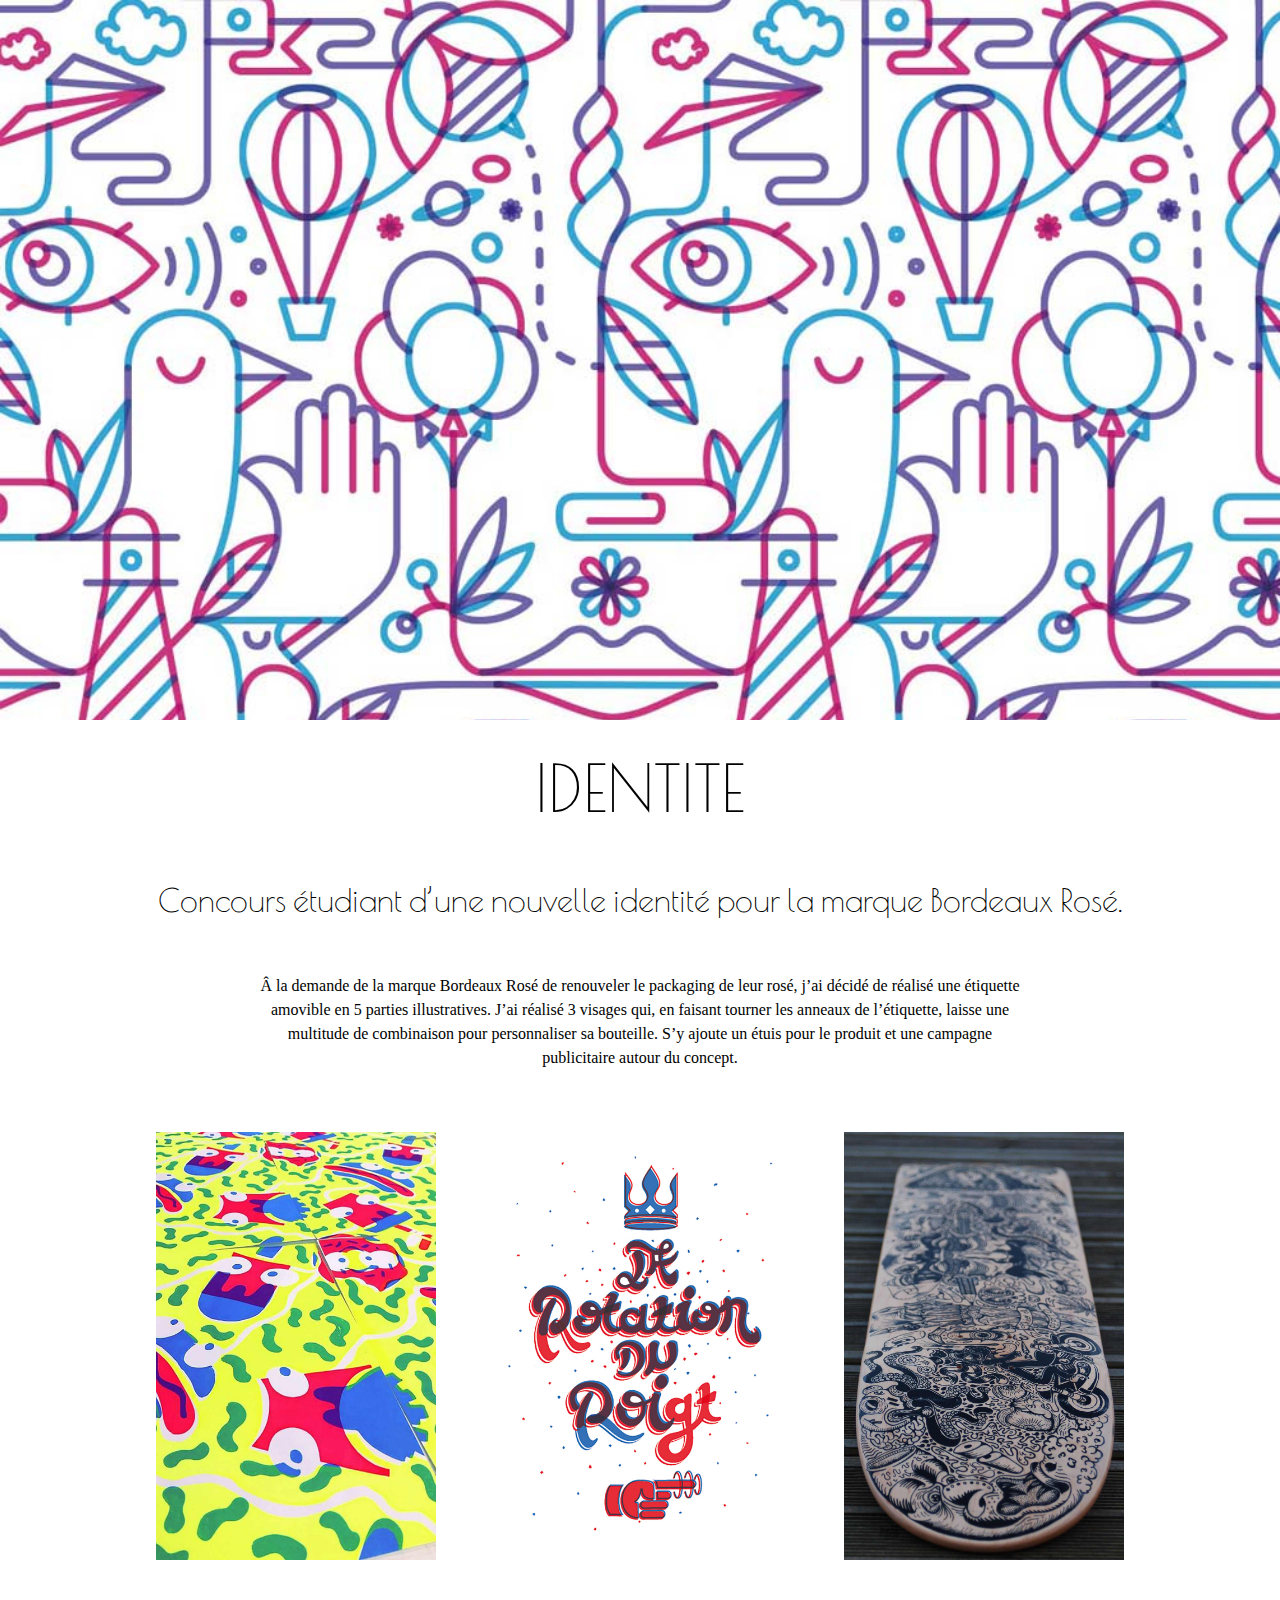
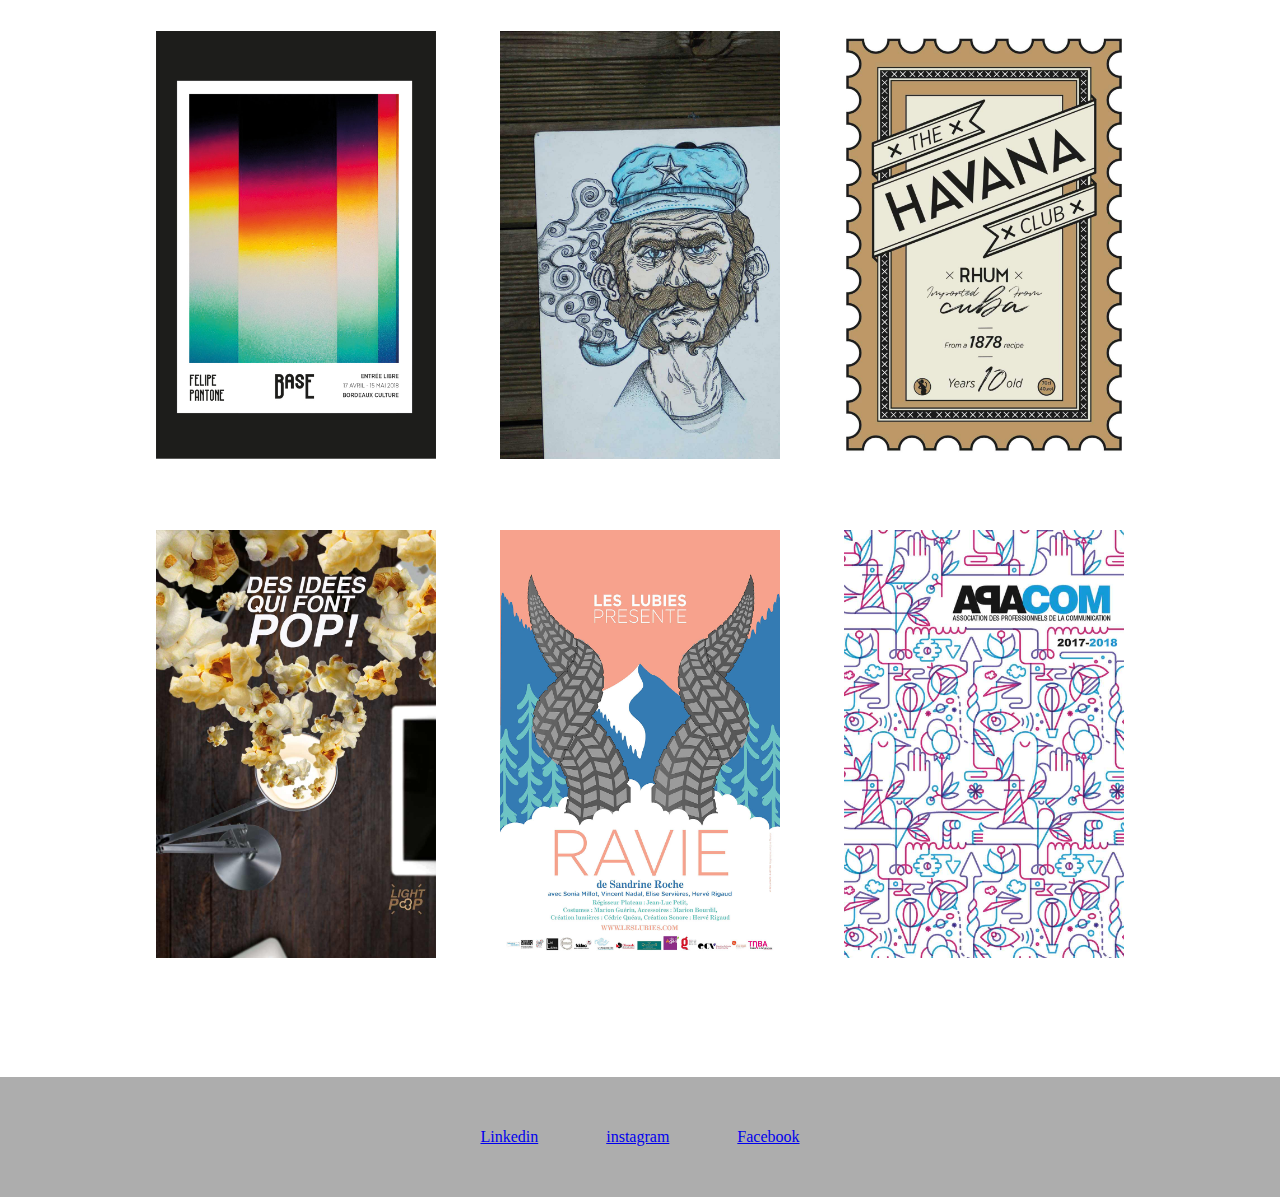
<file: identite.html>
<!DOCTYPE html>
<html lang="fr">
<head>
    <meta charset="utf-8">
    <title>Antoine Mercier</title>
    <link rel="stylesheet" href="css/reset.css">
    <link rel="stylesheet" href="css/styles.css">
    <link href="https://fonts.googleapis.com/css?family=Poiret+One" rel="stylesheet">
  </head>

  <body class="page04">

    <header>
      <div class="header-content-block">


      </div>
    </header>

<h2>IDENTITE</h2>

<h4>Concours étudiant d’une nouvelle identité pour la marque Bordeaux Rosé.</h4>

<h6>Â la demande de la marque Bordeaux Rosé de renouveler le
   packaging de leur rosé, j’ai décidé de réalisé une
   étiquette amovible en 5 parties illustratives.
   J’ai réalisé 3 visages qui, en faisant tourner
   les anneaux de l’étiquette, laisse une multitude
   de combinaison pour personnaliser sa bouteille.
   S’y ajoute un étuis pour le produit et une
   campagne publicitaire autour du concept.</h6>

<div class="portfolio-content">
    <div class="portfolio-content-item">
      <img src="css/image/b1.jpg" alt="This is a protfolio item">

    </div>
    <div class="portfolio-content-item">
      <img src="css/image/b2.jpg" alt="This is a protfolio item">

    </div>
    <div class="portfolio-content-item">
      <img src="css/image/b3.jpg" alt="This is a protfolio item">

    </div>
    <div class="portfolio-content-item">
      <img src="css/image/b4.jpg" alt="This is a protfolio item">

    </div>
    <div class="portfolio-content-item">
      <img src="css/image/b5.jpg" alt="This is a protfolio item">

    </div>
    <div class="portfolio-content-item">
      <img src="css/image/b6.jpg" alt="This is a protfolio item">

    </div>
    <div class="portfolio-content-item">
      <img src="css/image/b7.jpg" alt="This is a protfolio item">

    </div>
    <div class="portfolio-content-item">
      <img src="css/image/b8.jpg" alt="This is a protfolio item">

    </div>
    <div class="portfolio-content-item">
      <img src="css/image/b9.jpg" alt="This is a protfolio item">
    </div>

</div>

      <footer>
        <div>
          <ul class="social-links">
            <li><a href="http://www.linkedin.com">Linkedin</a></li>
            <li><a href="http://www.instagram.com">instagram</a></li>
            <li><a href="http://www.facebook.com">Facebook</a></li>
          </ul>
        </div>
      </footer>




</body></html>
</file>
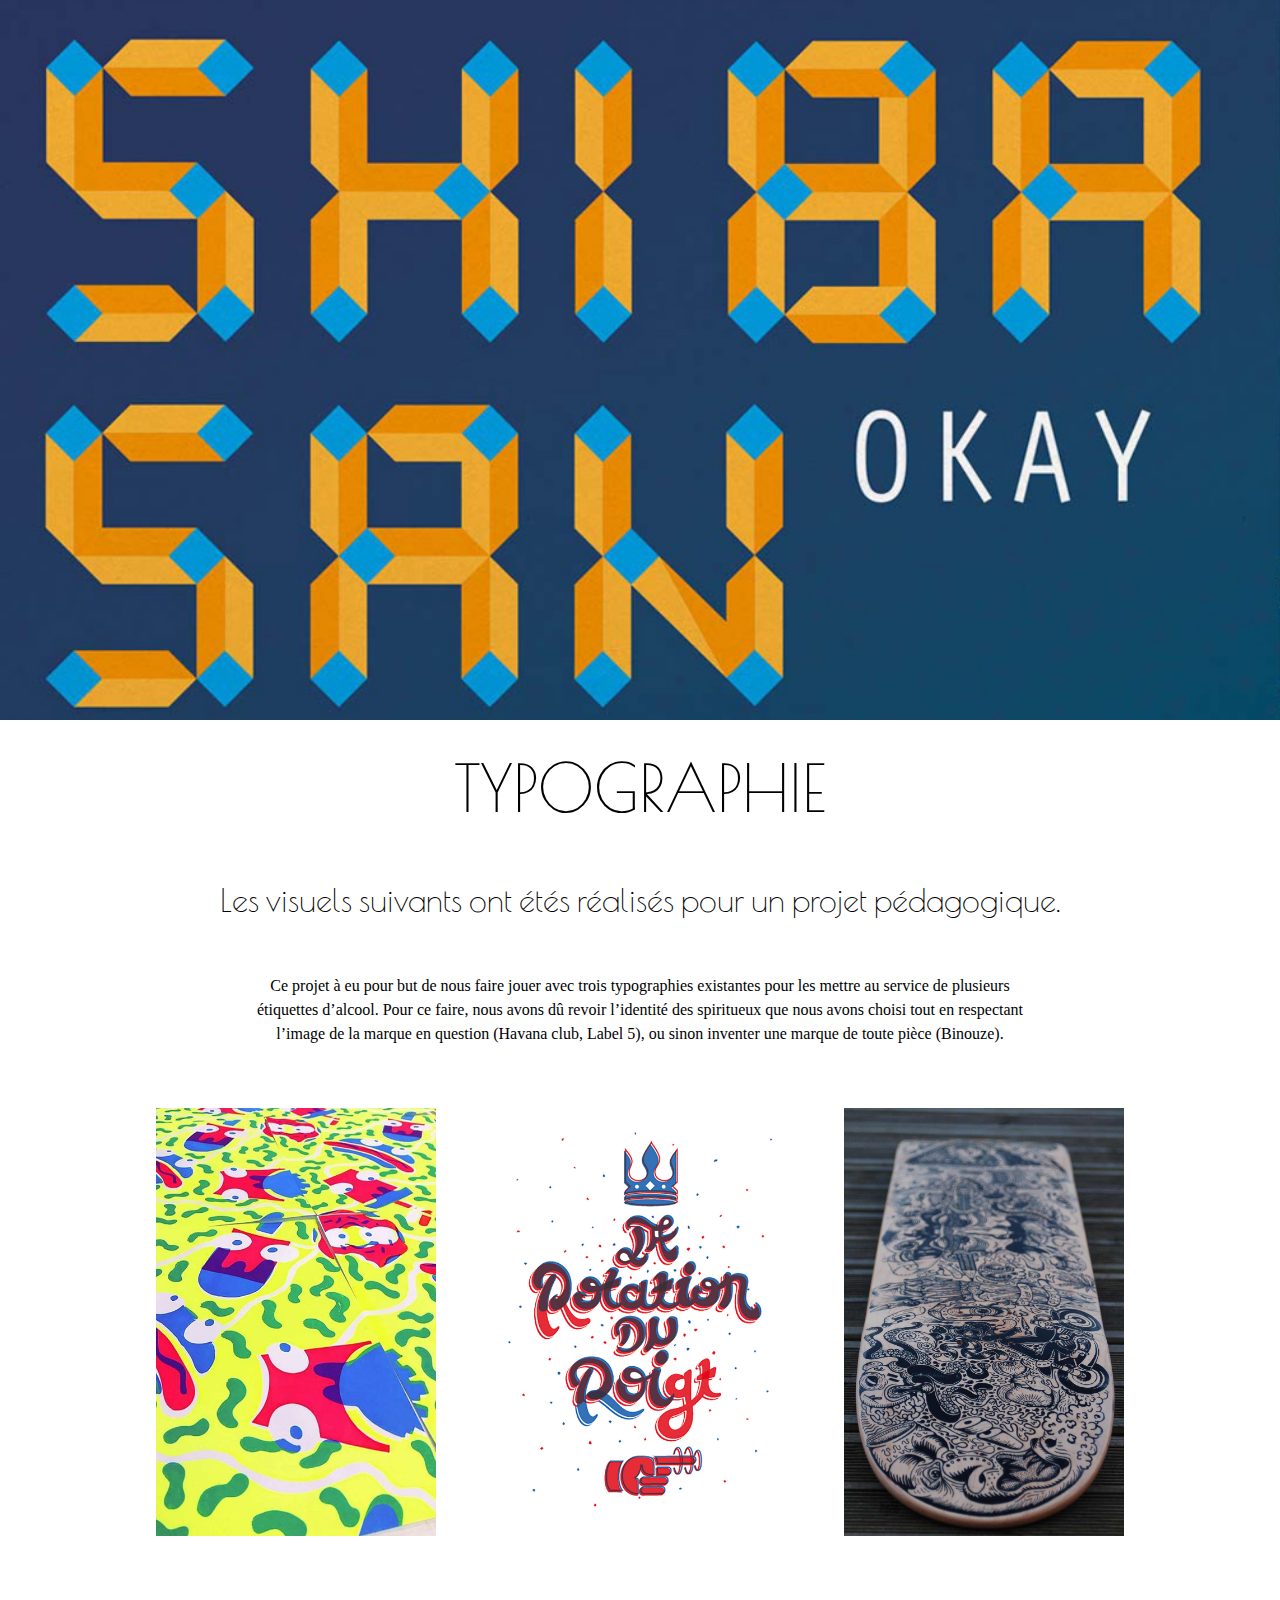
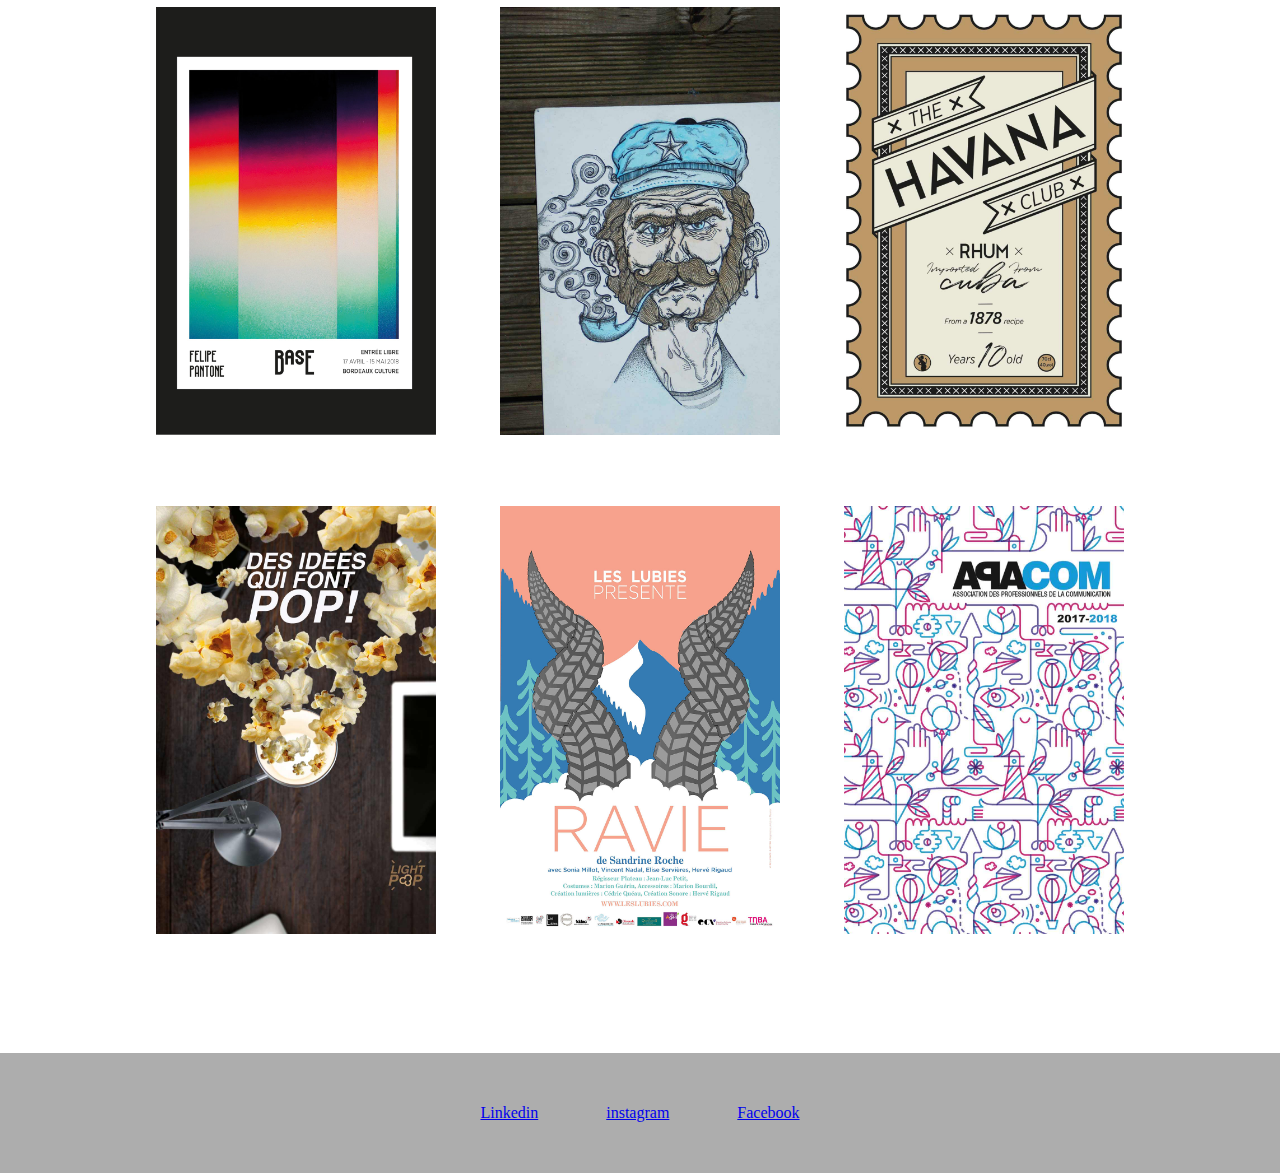
<file: typographie.html>
<!DOCTYPE html>
<html lang="fr">
<head>
    <meta charset="utf-8">
    <title>Antoine Mercier</title>
    <link rel="stylesheet" href="css/reset.css">
    <link rel="stylesheet" href="css/styles.css">
    <link href="https://fonts.googleapis.com/css?family=Poiret+One" rel="stylesheet">
  </head>

  <body class="page02">

    <header>
      <div class="header-content-block">

      </div>
    </header>

      <h2>TYPOGRAPHIE</h2>

      <h4>Les visuels suivants ont étés réalisés pour un projet pédagogique.</h4>

      <h6>Ce projet à eu pour but de nous faire jouer avec trois
         typographies existantes pour les mettre au service de
         plusieurs étiquettes d’alcool. Pour ce faire,
         nous avons dû revoir l’identité des spiritueux que
         nous avons choisi tout en respectant l’image
         de la marque en question (Havana club, Label 5),
         ou sinon inventer une marque de toute pièce (Binouze).</h6>

      <div class="portfolio-content">
          <div class="portfolio-content-item">
            <img src="css/image/b1.jpg" alt="This is a protfolio item">

          </div>
          <div class="portfolio-content-item">
            <img src="css/image/b2.jpg" alt="This is a protfolio item">

          </div>
          <div class="portfolio-content-item">
            <img src="css/image/b3.jpg" alt="This is a protfolio item">

          </div>
          <div class="portfolio-content-item">
            <img src="css/image/b4.jpg" alt="This is a protfolio item">

          </div>
          <div class="portfolio-content-item">
            <img src="css/image/b5.jpg" alt="This is a protfolio item">

          </div>
          <div class="portfolio-content-item">
            <img src="css/image/b6.jpg" alt="This is a protfolio item">

          </div>
          <div class="portfolio-content-item">
            <img src="css/image/b7.jpg" alt="This is a protfolio item">

          </div>
          <div class="portfolio-content-item">
            <img src="css/image/b8.jpg" alt="This is a protfolio item">

          </div>
          <div class="portfolio-content-item">
            <img src="css/image/b9.jpg" alt="This is a protfolio item">
          </div>

      </div>

    <footer>
      <div>
        <ul class="social-links">
          <li><a href="http://www.linkedin.com">Linkedin</a></li>
          <li><a href="http://www.instagram.com">instagram</a></li>
          <li><a href="http://www.facebook.com">Facebook</a></li>
        </ul>
      </div>
    </footer>




</body></html>
</file>
<file: css/styles.css>
header{
  min-height: 80vh;
    background-image: url("image/moimeme.jpg");
    background-attachment: fixed;
    background-repeat: no-repeat;
    background-position: top center;
    background-size: cover;
    display: flex;
    justify-content: left;
    align-items: center;
    padding-left: 40px;
}

.page02 header {
    background-image: url("image/typo.jpg");
}

.page03 header {
    background-image: url("image/mandala.jpg");
}

.page04 header {
    background-image: url("image/identite.jpg");
}

h1{
  font-family: 'Poiret One', cursive;
  font-size: 4em;
  padding-top:20px;
  padding-bottom: 20px;
  color: #ffffff;
}

h2{
  font-family: 'Poiret One', cursive;
  font-size: 4em;
  padding-top:20px;
  padding-bottom: 20px;
  color: #000000;
  text-align: center;
}

h4{
  font-family: 'Poiret One', cursive;
  font-size: 2em;
  padding-top:20px;
  padding-bottom: 20px;
  color: #000000;
  text-align: center;
}

h3{
  font-family: 'Noto Serif', serif;
  padding-top:20px;
  padding-bottom: 20px;
  color: #000000;
  text-align: center;
  font-size: 2em;
}

body {
    background-color: #fff;
    font-family: 'EB Garamond', serif;;
    line-height: 1.5;
}

h6{
  font-family: 'Libre Baskerville', serif;
  text-align: center;
  margin: auto;
  margin-left: 250px;
  margin-right: 250px;
  margin-top: 30px;
  margin-bottom: 30px;
}


p{
  font-family: 'Libre Baskerville', serif;
  text-align: justify;
  padding-top: 15px
}

#bio h1{
  text-align: center;
}

.bio-content-block {
  max-width: 960px;
  margin : 0 auto;
  display: flex;
  justify-content: space-around;
}

.bio-content-block p {
  max-width: 400px;
}

#comp h1{
  text-align: center;
}

.image-container img{
    width: 100%;
}


.comp-section-content {
  display: flex;
  flex-wrap: wrap;
  justify-content: space-around;
}

.comp-content {
    max-width: 280px;
    padding : 1em;
    flex-wrap: wrap;
}

.comp-section-content h2{
  text-align: center;
}

.portfolio-content{
  display:flex;
  flex-wrap: wrap;
  justify-content: center;
  padding-left: 50px;
  padding-right: 50px;
}

.portfolio-content-item img{
  width: 280px;
  padding: 2em;
}

.illustration{
  text-align: center;
}

.illustration-item img{
  width: 180px;
  padding: 1em;
}

footer{
  list-style-type: none;
  display:flex;
  flex-wrap: wrap;
  justify-content: center;
  margin-top: 5em;
  background-color: #ADADAD;
  padding: 3em;
}

.social-links li{
  display: inline;
  padding: 2em;
}
</file>
